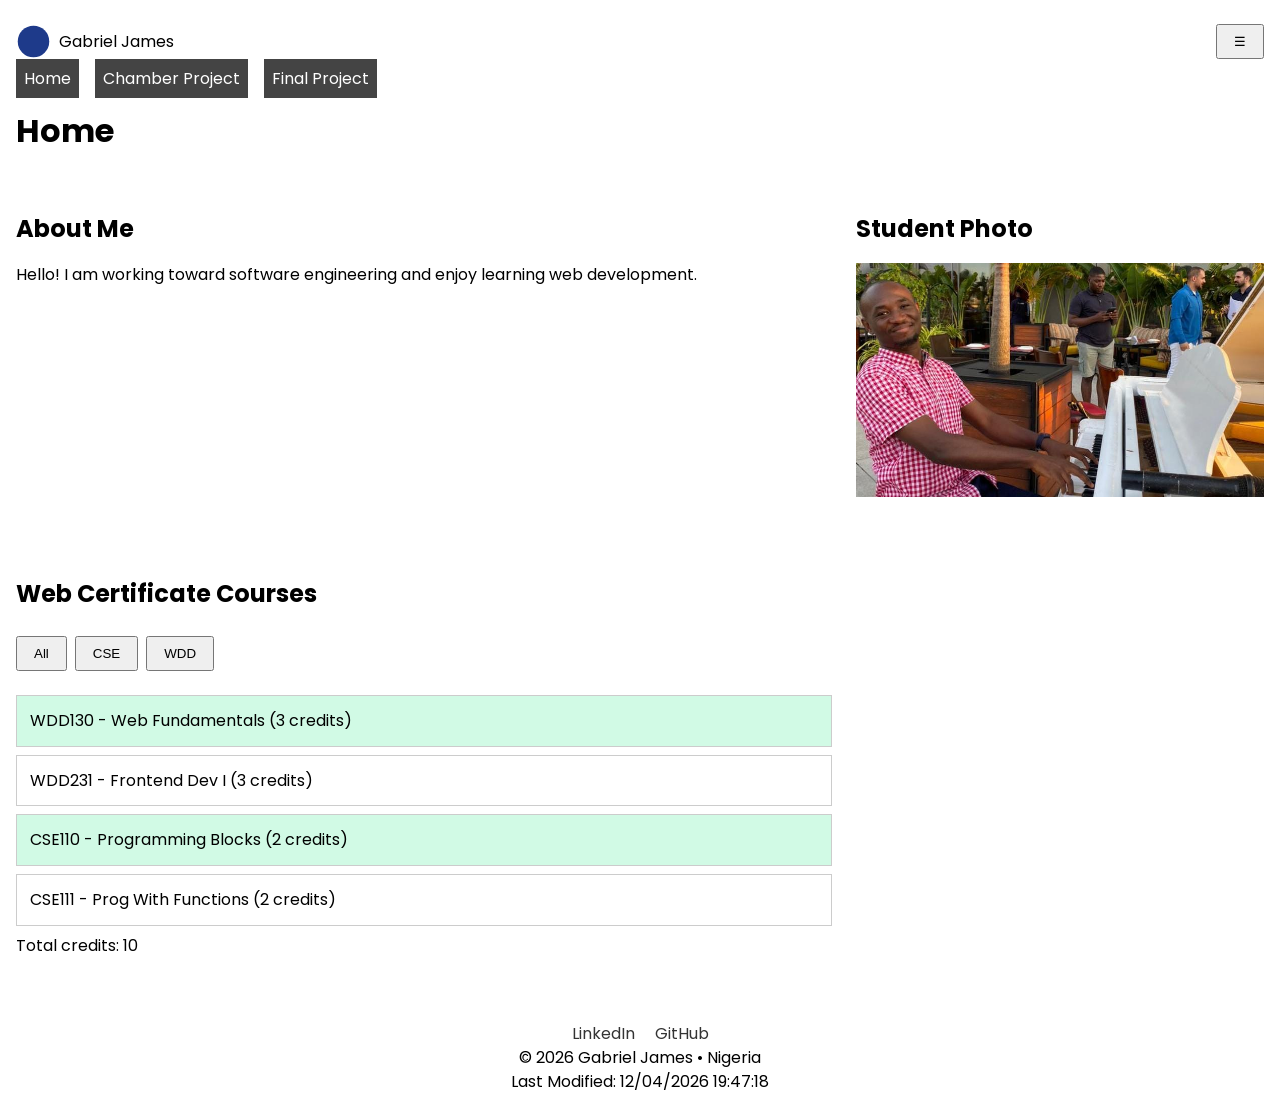
<file: index.html>
<!DOCTYPE html>
<html lang="en">

<head>
    <meta charset="UTF-8">
    <meta name="viewport" content="width=device-width, initial-scale=1.0">
    <meta name="description"
        content="Gabriel James WDD231 course home page featuring responsive design, JavaScript functionality, and web development projects.">
    <meta name="author" content="Gabriel James">
    <title>WDD231 | Home</title>

    <link rel="preconnect" href="https://fonts.googleapis.com">
    <link rel="preconnect" href="https://fonts.gstatic.com" crossorigin>
    <link href="https://fonts.googleapis.com/css2?family=Poppins:wght@400;600;700&display=swap" rel="stylesheet">
    <link rel="stylesheet" href="styles/small.css">
    <link rel="stylesheet" href="styles/larger.css">

    <script src="scripts/navigation.js" defer></script>
    <script src="scripts/date.js" defer></script>
    <script src="scripts/course.js" defer></script>
</head>

<body>

    <header class="top-header">
        <div class="logo">
            <svg width="35" height="35" viewBox="0 0 100 100">
                <circle cx="50" cy="50" r="45" fill="#1e3a8a" />
            </svg>
            <span>Gabriel James</span>
        </div>

        <button id="menuBtn" aria-label="Toggle Navigation">&#9776;</button>
    </header>

    <nav>
        <ul id="navMenu">
            <li><a href="#">Home</a></li>
            <li><a href="#">Chamber Project</a></li>
            <li><a href="#">Final Project</a></li>
        </ul>
    </nav>

    <main>

        <h1>Home</h1>

        <section class="about">
            <h2>About Me</h2>
            <p>Hello! I am working toward software engineering and enjoy learning web development.</p>
        </section>

        <section class="photo">
            <h2>Student Photo</h2>
            <img src="images/student-photo.jpeg" alt="Student Photo">
        </section>

        <section class="courses-section">
            <h2>Web Certificate Courses</h2>

            <div class="btn-group">
                <button id="allBtn">All</button>
                <button id="cseBtn">CSE</button>
                <button id="wddBtn">WDD</button>
            </div>

            <div id="courses"></div>

            <p id="totalCredits"></p>
        </section>

    </main>

    <footer>

        <div class="social">
            <a href="https://linkedin.com/in/yourusername" target="_blank">LinkedIn</a>
            <a href="https://github.com/yourusername" target="_blank">GitHub</a>
        </div>

        <p>&copy; <span id="year"></span> Gabriel James • Nigeria</p>
        <p id="lastModified"></p>

    </footer>

</body>

</html>
</file>
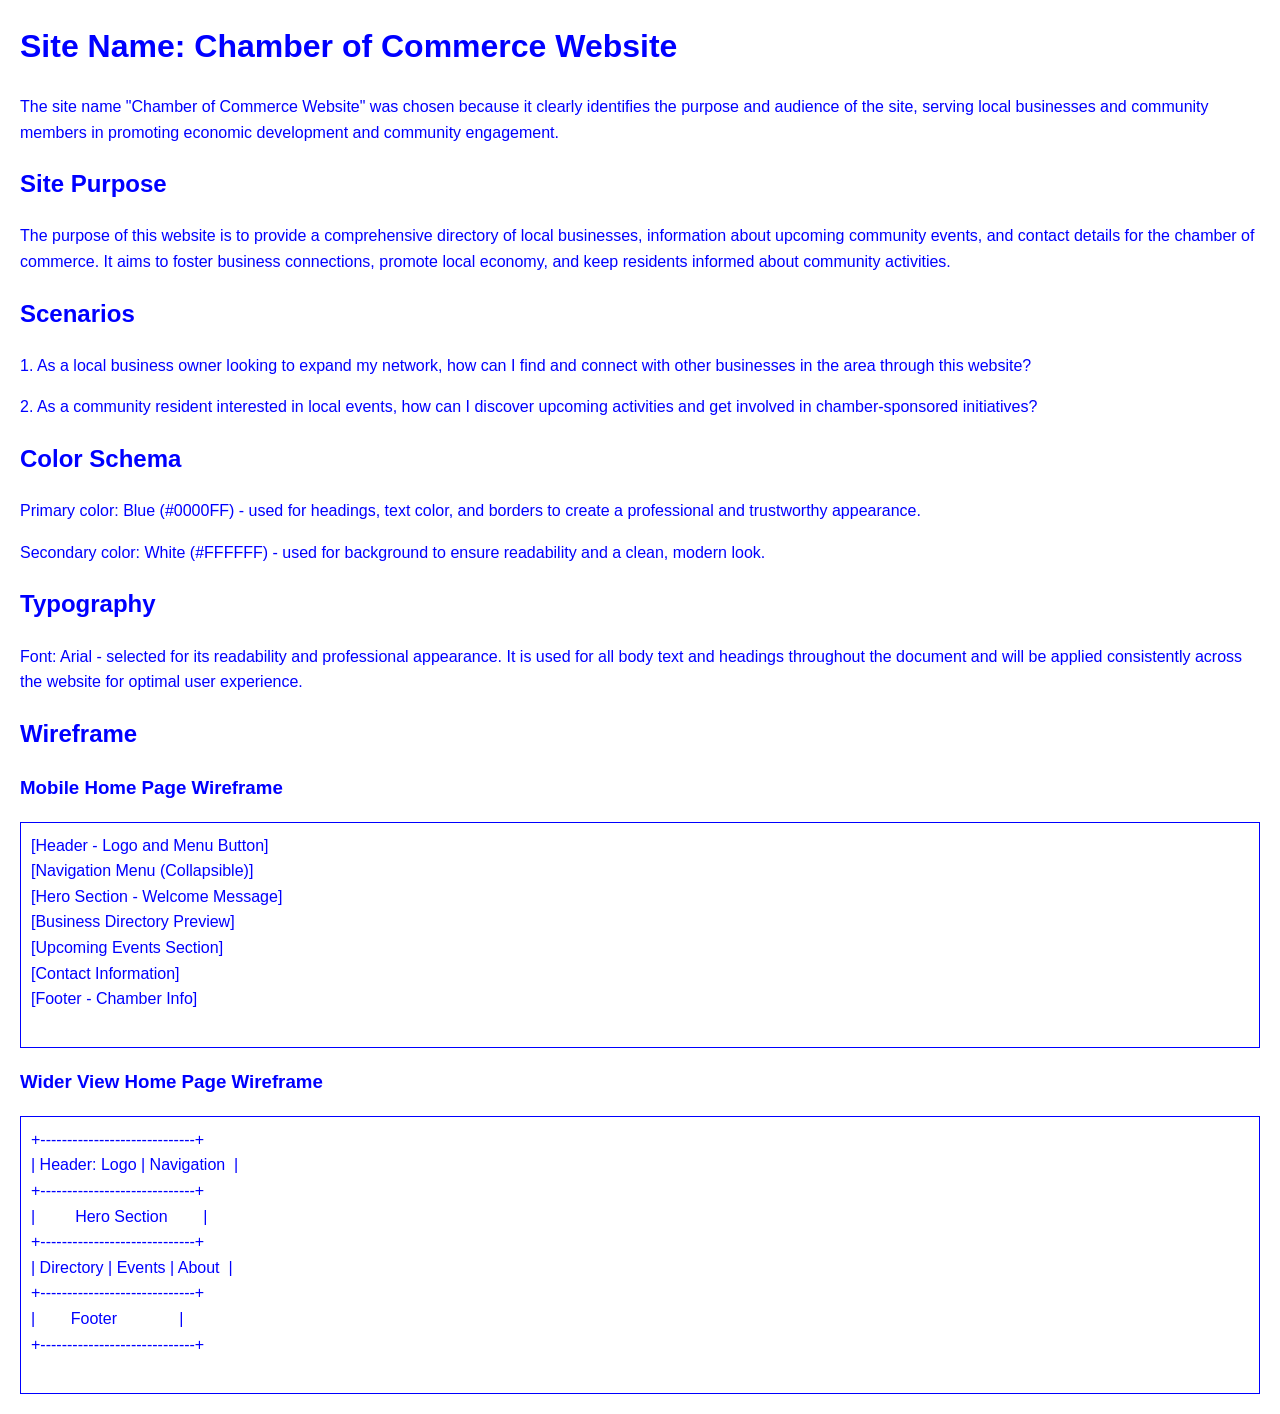
<file: chamber/site-plan.html>
<!DOCTYPE html>
<html lang="en">
<head>
    <meta charset="UTF-8">
    <meta name="viewport" content="width=device-width, initial-scale=1.0">
    <title>Chamber of Commerce Site Plan</title>
    <style>
        body {
            font-family: Arial, sans-serif;
            background-color: #FFFFFF;
            color: #0000FF;
            margin: 20px;
            line-height: 1.6;
        }
        h1, h2 {
            color: #0000FF;
        }
        pre {
            background-color: #FFFFFF;
            border: 1px solid #0000FF;
            padding: 10px;
            font-family: Arial, sans-serif;
        }
    </style>
</head>
<body>
    <h1>Site Name: Chamber of Commerce Website</h1>
    <p>The site name "Chamber of Commerce Website" was chosen because it clearly identifies the purpose and audience of the site, serving local businesses and community members in promoting economic development and community engagement.</p>

    <h2>Site Purpose</h2>
    <p>The purpose of this website is to provide a comprehensive directory of local businesses, information about upcoming community events, and contact details for the chamber of commerce. It aims to foster business connections, promote local economy, and keep residents informed about community activities.</p>

    <h2>Scenarios</h2>
    <p>1. As a local business owner looking to expand my network, how can I find and connect with other businesses in the area through this website?</p>
    <p>2. As a community resident interested in local events, how can I discover upcoming activities and get involved in chamber-sponsored initiatives?</p>

    <h2>Color Schema</h2>
    <p>Primary color: Blue (#0000FF) - used for headings, text color, and borders to create a professional and trustworthy appearance.</p>
    <p>Secondary color: White (#FFFFFF) - used for background to ensure readability and a clean, modern look.</p>

    <h2>Typography</h2>
    <p>Font: Arial - selected for its readability and professional appearance. It is used for all body text and headings throughout the document and will be applied consistently across the website for optimal user experience.</p>

    <h2>Wireframe</h2>
    <h3>Mobile Home Page Wireframe</h3>
    <pre>
[Header - Logo and Menu Button]
[Navigation Menu (Collapsible)]
[Hero Section - Welcome Message]
[Business Directory Preview]
[Upcoming Events Section]
[Contact Information]
[Footer - Chamber Info]
    </pre>

    <h3>Wider View Home Page Wireframe</h3>
    <pre>
+-----------------------------+
| Header: Logo | Navigation  |
+-----------------------------+
|         Hero Section        |
+-----------------------------+
| Directory | Events | About  |
+-----------------------------+
|        Footer              |
+-----------------------------+
    </pre>
</body>
</html>
</file>
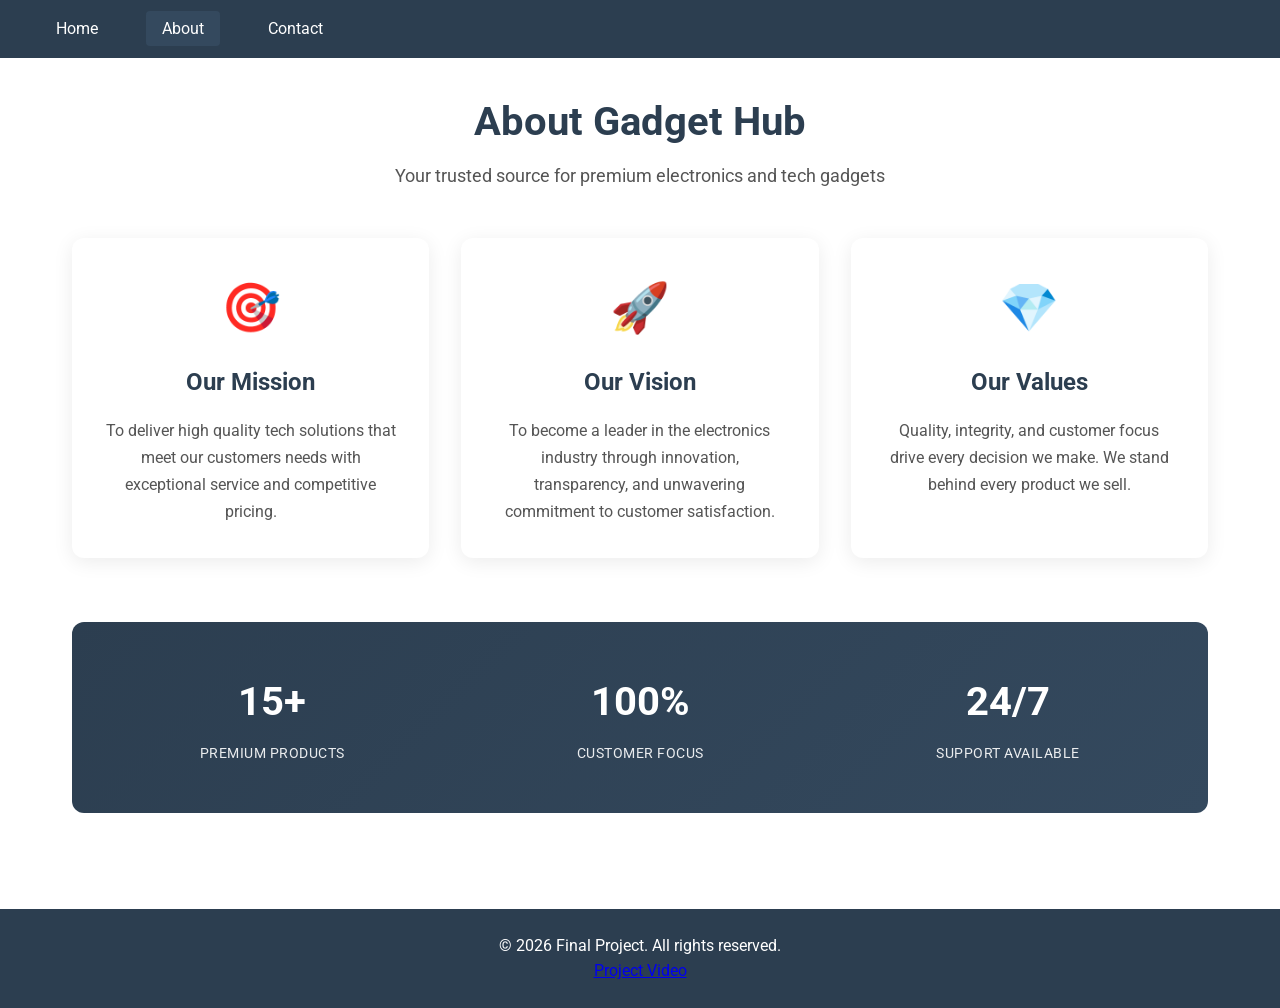
<file: finalproject/about.html>
<!DOCTYPE html>
<html lang="en">
<head>
    <meta charset="UTF-8">
    <meta name="viewport" content="width=device-width, initial-scale=1.0">
    <title>About - Final Project</title>
    <meta name="description" content="About Gadget Hub - Learn about our mission, vision, and values as your trusted source for premium electronics.">
    <meta name="author" content="Student Name">
    <link rel="icon" href="images/favicon.ico" type="image/x-icon">
    <meta property="og:title" content="About - Gadget Hub">
    <meta property="og:description" content="Learn about Gadget Hub's mission, vision, and values as your trusted source for premium electronics.">
    <meta property="og:image" content="https://gabbyjay20.github.io/wdd231/finalproject/images/hero.jpg">
    <meta property="og:url" content="https://gabbyjay20.github.io/wdd231/finalproject/about.html">
    <link rel="preconnect" href="https://fonts.googleapis.com">
    <link rel="preconnect" href="https://fonts.gstatic.com" crossorigin>
    <link href="https://fonts.googleapis.com/css2?family=Roboto:wght@400;500;700&display=swap" rel="stylesheet">
    <link rel="stylesheet" href="styles/small.css">
    <link rel="stylesheet" href="styles/larger.css">
</head>
<body>
    <header>
        <nav>
            <div class="hamburger" id="hamburger">
                <span></span>
                <span></span>
                <span></span>
            </div>
            <ul class="nav-links" id="navLinks">
                <li><a href="index.html">Home</a></li>
                <li><a href="about.html" class="active">About</a></li>
                <li><a href="contact.html">Contact</a></li>
            </ul>
        </nav>
    </header>

    <main>
        <section class="about-section">
            <h1>About Gadget Hub</h1>
            <p class="about-subtitle">Your trusted source for premium electronics and tech gadgets</p>
            
            <div class="about-grid">
                <div class="about-card">
                    <div class="about-icon">🎯</div>
                    <h2>Our Mission</h2>
                    <p>To deliver high quality tech solutions that meet our customers needs with exceptional service and competitive pricing.</p>
                </div>
                
                <div class="about-card">
                    <div class="about-icon">🚀</div>
                    <h2>Our Vision</h2>
                    <p>To become a leader in the electronics industry through innovation, transparency, and unwavering commitment to customer satisfaction.</p>
                </div>
                
                <div class="about-card">
                    <div class="about-icon">💎</div>
                    <h2>Our Values</h2>
                    <p>Quality, integrity, and customer focus drive every decision we make. We stand behind every product we sell.</p>
                </div>
            </div>

            <div class="about-stats">
                <div class="stat-item">
                    <div class="stat-number">15+</div>
                    <div class="stat-label">Premium Products</div>
                </div>
                <div class="stat-item">
                    <div class="stat-number">100%</div>
                    <div class="stat-label">Customer Focus</div>
                </div>
                <div class="stat-item">
                    <div class="stat-number">24/7</div>
                    <div class="stat-label">Support Available</div>
                </div>
            </div>
        </section>
    </main>

    <footer>
        <p>&copy; 2026 Final Project. All rights reserved.</p>
        <p><a href="https://youtu.be/CjObSIuIfY4" target="_blank" rel="noopener noreferrer">Project Video</a></p>
    </footer>

    <script src="scripts/data.js" defer></script>
    <script src="scripts/modal.js" defer></script>
    <script src="scripts/main.js" defer></script>
</body>
</html>
</file>
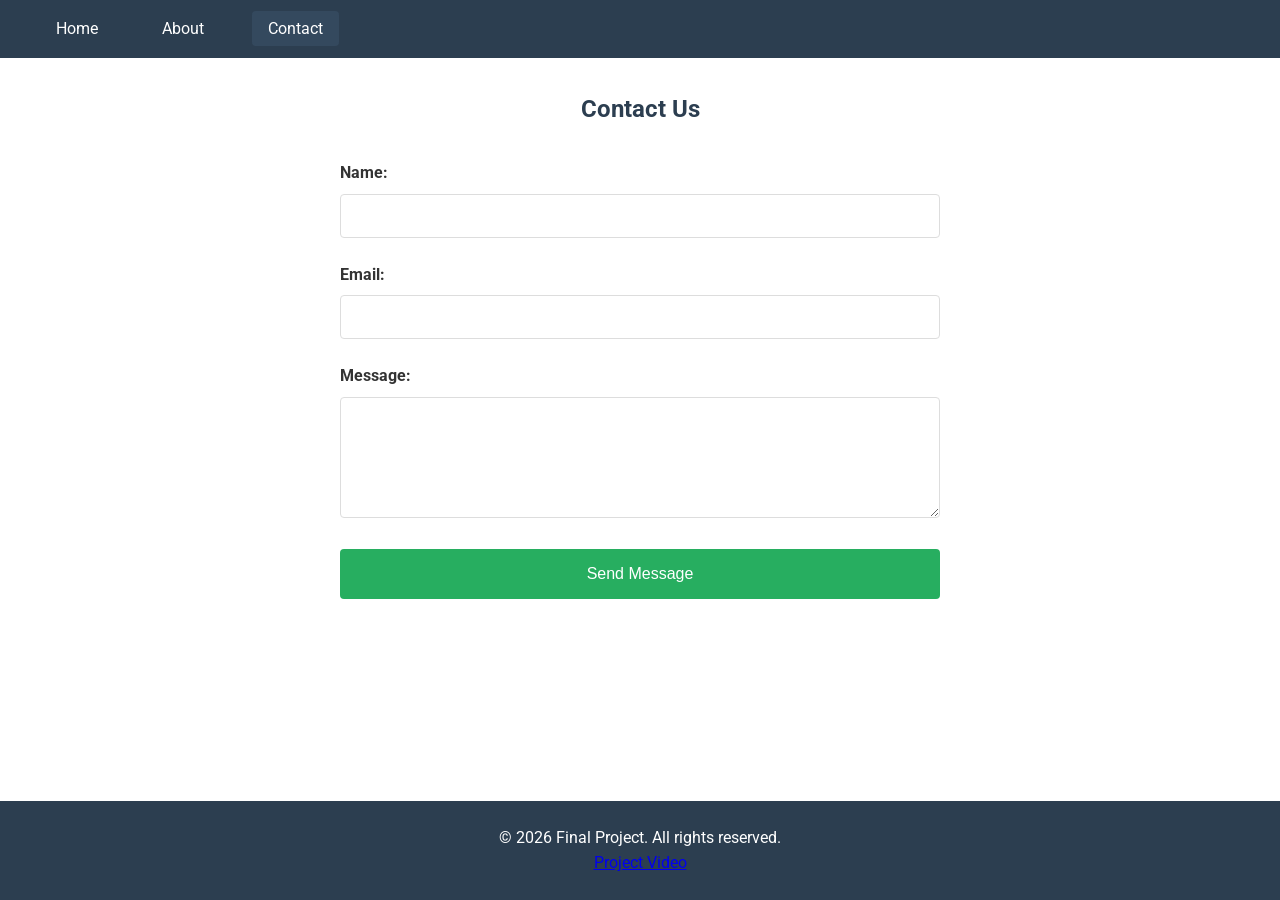
<file: finalproject/contact.html>
<!DOCTYPE html>
<html lang="en">
<head>
    <meta charset="UTF-8">
    <meta name="viewport" content="width=device-width, initial-scale=1.0">
    <title>Contact - Final Project</title>
    <meta name="description" content="Contact Gadget Hub - Get in touch with us for any questions, support, or feedback about our electronics products.">
    <meta name="author" content="Student Name">
    <link rel="icon" href="images/favicon.ico" type="image/x-icon">
    <meta property="og:title" content="Contact - Gadget Hub">
    <meta property="og:description" content="Contact Gadget Hub for questions, support, or feedback about our premium electronics products.">
    <meta property="og:image" content="https://gabbyjay20.github.io/wdd231/finalproject/images/hero.jpg">
    <meta property="og:url" content="https://gabbyjay20.github.io/wdd231/finalproject/contact.html">
    <link rel="preconnect" href="https://fonts.googleapis.com">
    <link rel="preconnect" href="https://fonts.gstatic.com" crossorigin>
    <link href="https://fonts.googleapis.com/css2?family=Roboto:wght@400;500;700&display=swap" rel="stylesheet">
    <link rel="stylesheet" href="styles/small.css">
    <link rel="stylesheet" href="styles/larger.css">
</head>
<body>
    <header>
        <nav>
            <div class="hamburger" id="hamburger">
                <span></span>
                <span></span>
                <span></span>
            </div>
            <ul class="nav-links" id="navLinks">
                <li><a href="index.html">Home</a></li>
                <li><a href="about.html">About</a></li>
                <li><a href="contact.html" class="active">Contact</a></li>
            </ul>
        </nav>
    </header>

    <main>
        <section class="contact-section">
            <h1>Contact Us</h1>
            
            <form id="contactForm" action="thankyou.html" method="GET">
                <div class="form-group">
                    <label for="name">Name:</label>
                    <input type="text" id="name" name="name" required>
                </div>
                
                <div class="form-group">
                    <label for="email">Email:</label>
                    <input type="email" id="email" name="email" required>
                </div>
                
                <div class="form-group">
                    <label for="message">Message:</label>
                    <textarea id="message" name="message" rows="5" required></textarea>
                </div>
                
                <button type="submit" class="submit-btn">Send Message</button>
            </form>
        </section>
    </main>

    <footer>
        <p>&copy; 2026 Final Project. All rights reserved.</p>
        <p><a href="https://youtu.be/CjObSIuIfY4" target="_blank" rel="noopener noreferrer">Project Video</a></p>
    </footer>

    <script src="scripts/data.js" defer></script>
    <script src="scripts/modal.js" defer></script>
    <script src="scripts/main.js" defer></script>
</body>
</html>
</file>
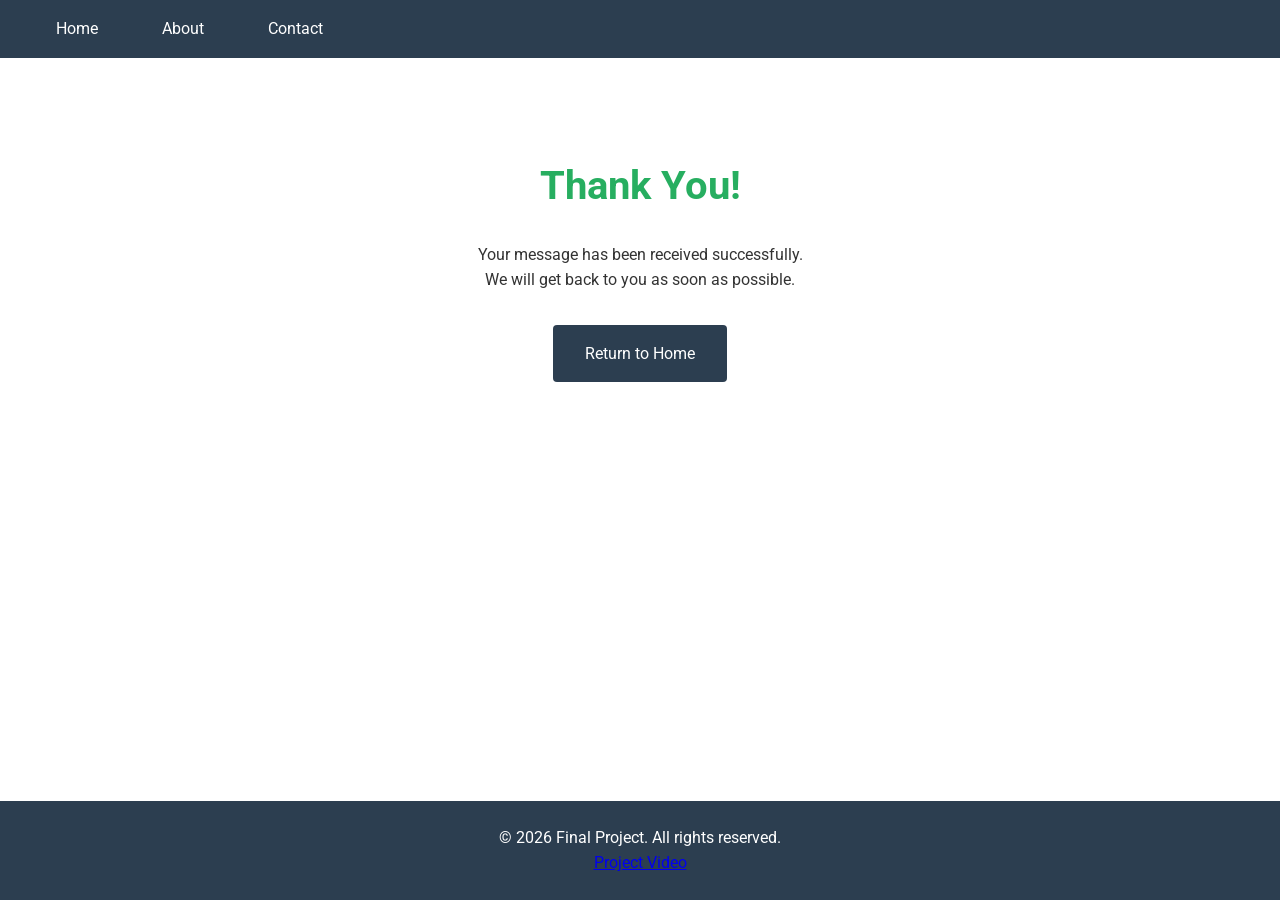
<file: finalproject/thankyou.html>
<!DOCTYPE html>
<html lang="en">
<head>
    <meta charset="UTF-8">
    <meta name="viewport" content="width=device-width, initial-scale=1.0">
    <title>Thank You - Final Project</title>
    <meta name="description" content="Thank you for contacting Gadget Hub. Your message has been received successfully.">
    <meta name="author" content="Student Name">
    <link rel="icon" href="images/favicon.ico" type="image/x-icon">
    <link rel="preconnect" href="https://fonts.googleapis.com">
    <link rel="preconnect" href="https://fonts.gstatic.com" crossorigin>
    <link href="https://fonts.googleapis.com/css2?family=Roboto:wght@400;500;700&display=swap" rel="stylesheet">
    <link rel="stylesheet" href="styles/small.css">
    <link rel="stylesheet" href="styles/larger.css">
</head>
<body>
    <header>
        <nav>
            <div class="hamburger" id="hamburger">
                <span></span>
                <span></span>
                <span></span>
            </div>
            <ul class="nav-links" id="navLinks">
                <li><a href="index.html">Home</a></li>
                <li><a href="about.html">About</a></li>
                <li><a href="contact.html">Contact</a></li>
            </ul>
        </nav>
    </header>

    <main>
        <section class="thankyou-section">
            <h1>Thank You!</h1>
            <p>Your message has been received successfully.</p>
            <p>We will get back to you as soon as possible.</p>
            <a href="index.html" class="home-btn">Return to Home</a>
        </section>
    </main>

    <footer>
        <p>&copy; 2026 Final Project. All rights reserved.</p>
        <p><a href="https://youtu.be/CjObSIuIfY4" target="_blank" rel="noopener noreferrer">Project Video</a></p>
    </footer>

    <script src="scripts/data.js" defer></script>
    <script src="scripts/modal.js" defer></script>
    <script src="scripts/main.js" defer></script>
</body>
</html>
</file>
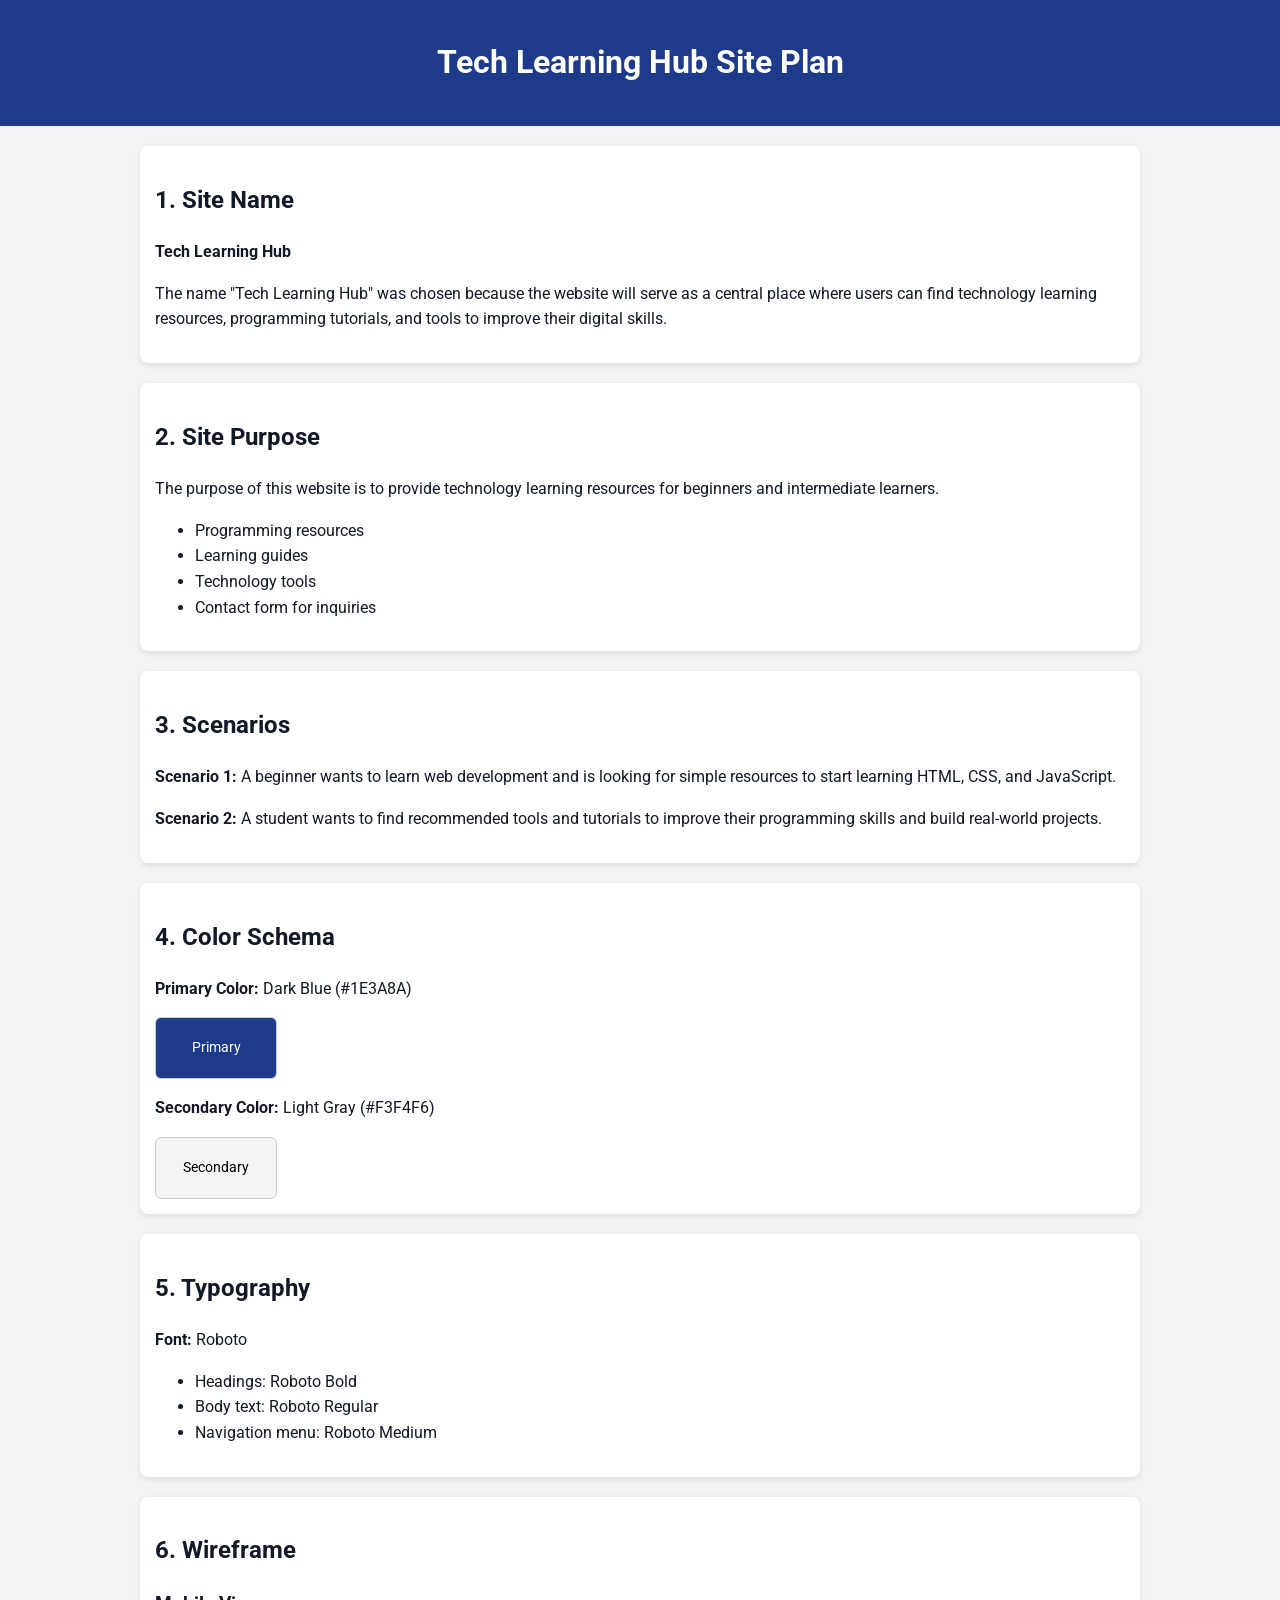
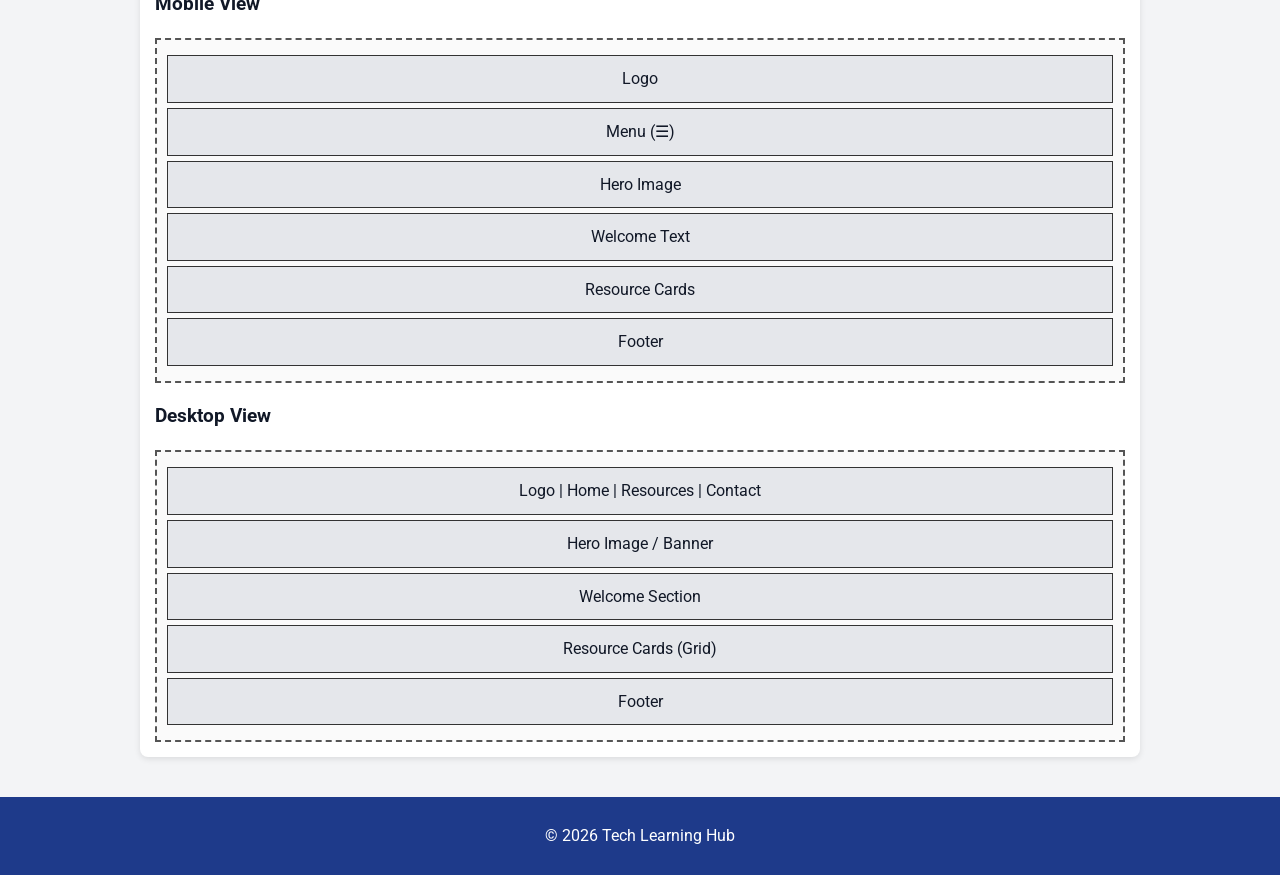
<file: siteplan/siteplan.html>
<!-- ======================= siteplan.html ======================= -->
<!DOCTYPE html>
<html lang="en">
<head>
    <meta charset="UTF-8">
    <meta name="viewport" content="width=device-width, initial-scale=1.0">
    <title>Tech Learning Hub Site Plan</title>

    <!-- Link to external CSS -->
    <link rel="stylesheet" href="styles.css">

    <!-- Google Font -->
    <link href="https://fonts.googleapis.com/css2?family=Roboto:wght@400;500;700&display=swap" rel="stylesheet">
</head>

<body>

<header>
    <h1>Tech Learning Hub Site Plan</h1>
</header>

<main>

<section>
    <h2>1. Site Name</h2>
    <p><strong>Tech Learning Hub</strong></p>
    <p>The name "Tech Learning Hub" was chosen because the website will serve as a central place where users can find technology learning resources, programming tutorials, and tools to improve their digital skills.</p>
</section>

<section>
    <h2>2. Site Purpose</h2>
    <p>The purpose of this website is to provide technology learning resources for beginners and intermediate learners.</p>
    <ul>
        <li>Programming resources</li>
        <li>Learning guides</li>
        <li>Technology tools</li>
        <li>Contact form for inquiries</li>
    </ul>
</section>

<section>
    <h2>3. Scenarios</h2>
    <p><strong>Scenario 1:</strong> A beginner wants to learn web development and is looking for simple resources to start learning HTML, CSS, and JavaScript.</p>
    <p><strong>Scenario 2:</strong> A student wants to find recommended tools and tutorials to improve their programming skills and build real-world projects.</p>
</section>

<section>
    <h2>4. Color Schema</h2>
    <p><strong>Primary Color:</strong> Dark Blue (#1E3A8A)</p>
    <div class="color-box primary">Primary</div>

    <p><strong>Secondary Color:</strong> Light Gray (#F3F4F6)</p>
    <div class="color-box secondary">Secondary</div>
</section>

<section>
    <h2>5. Typography</h2>
    <p><strong>Font:</strong> Roboto</p>
    <ul>
        <li>Headings: Roboto Bold</li>
        <li>Body text: Roboto Regular</li>
        <li>Navigation menu: Roboto Medium</li>
    </ul>
</section>

<section>
    <h2>6. Wireframe</h2>

    <h3>Mobile View</h3>
    <div class="wireframe">
        <div class="box">Logo</div>
        <div class="box">Menu (☰)</div>
        <div class="box">Hero Image</div>
        <div class="box">Welcome Text</div>
        <div class="box">Resource Cards</div>
        <div class="box">Footer</div>
    </div>

    <h3>Desktop View</h3>
    <div class="wireframe">
        <div class="box">Logo | Home | Resources | Contact</div>
        <div class="box">Hero Image / Banner</div>
        <div class="box">Welcome Section</div>
        <div class="box">Resource Cards (Grid)</div>
        <div class="box">Footer</div>
    </div>
</section>

</main>

<footer>
    <p>&copy; 2026 Tech Learning Hub</p>
</footer>

<!-- Link to external JavaScript -->
<script src="script.js"></script>

</body>
</html>
</file>
<file: styles/small.css>
* {
    margin: 0;
    padding: 0;
    box-sizing: border-box;
}

body {
    font-family: 'Poppins', Arial, sans-serif;
    padding: 1rem;
    line-height: 1.5;
}

.top-header {
    display: flex;
    justify-content: space-between;
    align-items: center;
}

.logo {
    display: flex;
    align-items: center;
    gap: 8px;
}

nav ul {
    list-style: none;
    display: none;
    flex-direction: column;
    gap: 0.5rem;
}

nav ul.open {
    display: flex;
}

nav a {
    text-decoration: none;
    padding: 0.5rem;
    background: #444;
    color: white;
}

button {
    cursor: pointer;
    padding: 0.5rem 1rem;
    margin: 0.5rem 0;
}

h1,
h2 {
    margin: 1rem 0;
}

.about,
.photo,
.courses-section {
    margin-bottom: 2rem;
}

.photo img {
    width: 100%;
    height: auto;
}

.btn-group {
    display: flex;
    gap: 0.5rem;
    margin: 1rem 0;
}

.course-card {
    border: 1px solid #ccc;
    padding: 0.8rem;
    margin-bottom: 0.5rem;
}

.completed {
    background: #d1fae5;
}

footer {
    text-align: center;
    margin-top: 2rem;
}

footer .social a {
    margin: 0 0.5rem;
    text-decoration: none;
    color: #333;
}
</file>
<file: styles/larger.css>
@media (min-width: 768px) {

    nav ul {
        display: flex !important;
        flex-direction: row;
        gap: 1rem;
    }

    main {
        display: grid;
        grid-template-columns: 2fr 1fr;
        gap: 1.5rem;
    }

    .photo {
        grid-column: 2 / 3;
    }

    .about,
    .courses-section {
        grid-column: 1 / 2;
    }

    .btn-group {
        justify-content: start;
    }
}
</file>
<file: finalproject/styles/small.css>
* {
    margin: 0;
    padding: 0;
    box-sizing: border-box;
}

html, body {
    overflow-x: hidden;
    width: 100%;
}

body {
    font-family: 'Roboto', 'Segoe UI', Tahoma, Geneva, Verdana, sans-serif;
    line-height: 1.6;
    color: #333;
    min-height: 100vh;
    display: flex;
    flex-direction: column;
}

:root {
    --primary: #2c3e50;
    --primary-light: #34495e;
    --secondary: #27ae60;
    --secondary-dark: #219a52;
    --light: #f8f9fa;
    --dark: #333;
    --border: #ddd;
    --shadow: 0 2px 15px rgba(0,0,0,0.1);
}

header {
    background-color: var(--primary);
    color: white;
    padding: 1rem;
    position: sticky;
    top: 0;
    z-index: 100;
}

nav {
    display: flex;
    justify-content: space-between;
    align-items: center;
    max-width: 1200px;
    margin: 0 auto;
}

nav ul {
    list-style: none;
    display: flex;
    flex-direction: column;
    justify-content: center;
    gap: 3rem;
    position: fixed;
    top: 0;
    right: -100%;
    width: 100%;
    height: 100vh;
    background-color: var(--primary);
    align-items: center;
    transition: 0.3s ease-in;
}

nav a {
    color: white;
    text-decoration: none;
    padding: 0.5rem 1rem;
    border-radius: 4px;
    transition: background-color 0.3s;
    font-size: 1.25rem;
}

nav a:hover, nav a.active {
    background-color: var(--primary-light);
}

.hamburger {
    display: flex;
    flex-direction: column;
    cursor: pointer;
    padding: 0.5rem;
    z-index: 101;
}

.hamburger span {
    width: 25px;
    height: 3px;
    background-color: white;
    margin: 3px 0;
    transition: 0.3s;
    border-radius: 2px;
}

.hamburger.active span:nth-child(1) {
    transform: rotate(-45deg) translate(-5px, 6px);
}

.hamburger.active span:nth-child(2) {
    opacity: 0;
}

.hamburger.active span:nth-child(3) {
    transform: rotate(45deg) translate(-5px, -6px);
}

.nav-links.active {
    right: 0;
}

main {
    flex: 1;
    padding: 1.5rem 1rem;
    max-width: 1200px;
    margin: 0 auto;
    width: 100%;
}

.hero {
    text-align: center;
    padding: 3rem 0;
    margin-bottom: 2rem;
}

.hero h1 {
    font-size: 2rem;
    margin-bottom: 1rem;
    color: var(--primary);
}

.items-container {
    display: grid;
    grid-template-columns: 1fr;
    gap: 1.5rem;
    margin-top: 2rem;
}

.item-card {
    border: 1px solid var(--border);
    border-radius: 8px;
    padding: 1.5rem;
    transition: transform 0.3s, box-shadow 0.3s;
    cursor: pointer;
}

.item-card:hover {
    transform: translateY(-5px);
    box-shadow: 0 10px 20px rgba(0,0,0,0.1);
}

.item-card h3 {
    color: var(--primary);
    margin-bottom: 0.5rem;
}

.item-image {
    width: 100%;
    height: 200px;
    object-fit: cover;
    border-radius: 4px;
    margin-bottom: 1rem;
    background-color: #f0f0f0;
}

.item-card .category {
    font-size: 0.875rem;
    color: #7f8c8d;
    text-transform: uppercase;
    letter-spacing: 0.5px;
    margin-bottom: 0.5rem;
}

.item-card .price {
    font-size: 1.25rem;
    font-weight: bold;
    color: var(--secondary);
    margin: 0.5rem 0;
}

.about-section {
    text-align: center;
}

.about-section h1 {
    color: var(--primary);
    margin-bottom: 0.5rem;
    font-size: 2rem;
}

.about-subtitle {
    color: #555;
    font-size: 1.1rem;
    margin-bottom: 3rem;
}

.about-grid {
    display: grid;
    grid-template-columns: 1fr;
    gap: 2rem;
    margin: 3rem 0;
}

.about-card {
    background: white;
    border-radius: 12px;
    padding: 2rem;
    box-shadow: 0 4px 20px rgba(0,0,0,0.08);
    transition: transform 0.3s, box-shadow 0.3s;
}

.about-card:hover {
    transform: translateY(-5px);
    box-shadow: 0 8px 30px rgba(0,0,0,0.12);
}

.about-icon {
    font-size: 3rem;
    margin-bottom: 1rem;
}

.about-card h2 {
    color: var(--primary);
    margin-bottom: 1rem;
    font-size: 1.5rem;
}

.about-card p {
    color: #555;
    line-height: 1.7;
}

.about-stats {
    display: grid;
    grid-template-columns: 1fr;
    gap: 2rem;
    margin: 4rem 0;
    padding: 3rem 2rem;
    background: linear-gradient(135deg, var(--primary) 0%, var(--primary-light) 100%);
    border-radius: 12px;
    color: white;
}

.stat-item {
    text-align: center;
}

.stat-number {
    font-size: 2.5rem;
    font-weight: bold;
    margin-bottom: 0.5rem;
}

.stat-label {
    font-size: 0.9rem;
    opacity: 0.9;
    text-transform: uppercase;
    letter-spacing: 0.5px;
}

.contact-section h1 {
    color: var(--primary);
    margin-bottom: 2rem;
    text-align: center;
}

#contactForm {
    max-width: 600px;
    margin: 0 auto;
}

.form-group {
    margin-bottom: 1.5rem;
}

.form-group label {
    display: block;
    margin-bottom: 0.5rem;
    font-weight: bold;
}

.form-group input,
.form-group textarea {
    width: 100%;
    padding: 0.75rem;
    border: 1px solid var(--border);
    border-radius: 4px;
    font-size: 1rem;
}

.submit-btn {
    background-color: var(--secondary);
    color: white;
    border: none;
    padding: 1rem 2rem;
    border-radius: 4px;
    font-size: 1rem;
    cursor: pointer;
    width: 100%;
    transition: background-color 0.3s;
}

.submit-btn:hover {
    background-color: var(--secondary-dark);
}

.thankyou-section {
    text-align: center;
    padding: 4rem 2rem;
}

.thankyou-section h1 {
    color: var(--secondary);
    margin-bottom: 1.5rem;
    font-size: 2.5rem;
}

.home-btn {
    display: inline-block;
    margin-top: 2rem;
    background-color: var(--primary);
    color: white;
    padding: 1rem 2rem;
    border-radius: 4px;
    text-decoration: none;
    transition: background-color 0.3s;
}

.home-btn:hover {
    background-color: var(--primary-light);
}

.modal {
    display: none;
    position: fixed;
    top: 0;
    left: 0;
    width: 100%;
    height: 100%;
    background-color: rgba(0,0,0,0.5);
    z-index: 1000;
    justify-content: center;
    align-items: center;
}

.modal.active {
    display: flex;
}

.modal-content {
    background-color: white;
    padding: 2rem;
    border-radius: 8px;
    max-width: 500px;
    width: 90%;
    position: relative;
}

.modal-close {
    position: absolute;
    top: 1rem;
    right: 1rem;
    font-size: 1.5rem;
    cursor: pointer;
    color: #777;
}

.modal-close:hover {
    color: #333;
}

footer {
    background-color: var(--primary);
    color: white;
    text-align: center;
    padding: 1.5rem;
    margin-top: auto;
}

.product-grid {
  display: grid;
  grid-template-columns: 1fr;
  gap: 20px;
  padding: 20px;
}

.card {
  background: #fff;
  border-radius: 12px;
  overflow: hidden;
  box-shadow: 0 4px 10px rgba(0,0,0,0.1);
  transition: transform 0.3s ease;
  text-align: center;
  padding-bottom: 15px;
}

.card:hover {
  transform: translateY(-8px);
}

.card img {
  width: 100%;
  height: 180px;
  object-fit: cover;
}

.card h2 {
  font-size: 1.2rem;
  margin: 10px 0;
}

.price {
  color: #0077ff;
  font-weight: bold;
}

.view-btn {
  margin-top: 10px;
  padding: 8px 15px;
  border: none;
  background: #0077ff;
  color: white;
  border-radius: 6px;
  cursor: pointer;
}

.view-btn:hover {
  background: #005ccc;
}
</file>
<file: finalproject/styles/larger.css>
@media (min-width: 768px) {
    .hamburger {
        display: none;
    }
    
    nav ul {
        position: static;
        height: auto;
        width: auto;
        background-color: transparent;
        flex-direction: row;
        gap: 2rem;
    }
    
    nav a {
        font-size: 1rem;
    }
    
    .hero h1 {
        font-size: 2.5rem;
    }
    
    main {
        padding: 2rem;
    }
    
    .items-container {
        grid-template-columns: repeat(auto-fit, minmax(280px, 1fr));
        gap: 2rem;
    }
    
    .about-section h1 {
        font-size: 2.5rem;
    }
    
    .about-grid {
        grid-template-columns: repeat(auto-fit, minmax(300px, 1fr));
    }
    
    .about-stats {
        grid-template-columns: repeat(auto-fit, minmax(150px, 1fr));
    }
    
    .product-grid {
      grid-template-columns: repeat(auto-fit, minmax(250px, 1fr));
    }
}
</file>
<file: siteplan/styles.css>
/* ======================= styles.css ======================= */
:root {
    --primary-color: #1E3A8A;
    --secondary-color: #F3F4F6;
    --accent-color: #111827;
}

body {
    font-family: 'Roboto', sans-serif;
    margin: 0;
    background-color: var(--secondary-color);
    color: var(--accent-color);
    line-height: 1.6;
}

header {
    background-color: var(--primary-color);
    color: white;
    padding: 1rem;
    text-align: center;
}

main {
    padding: 20px;
    max-width: 1000px;
    margin: auto;
}

section {
    background: white;
    padding: 15px;
    margin-bottom: 20px;
    border-radius: 8px;
    box-shadow: 0 2px 6px rgba(0,0,0,0.1);
}

h1, h2 {
    font-weight: 700;
}

.color-box {
    display: inline-block;
    width: 120px;
    height: 60px;
    margin-right: 10px;
    border-radius: 6px;
    border: 1px solid #ccc;
    text-align: center;
    line-height: 60px;
    font-size: 0.9rem;
}

.primary {
    background-color: var(--primary-color);
    color: white;
}

.secondary {
    background-color: var(--secondary-color);
    color: black;
}

.wireframe {
    border: 2px dashed #555;
    padding: 10px;
    margin-top: 10px;
    background-color: #fafafa;
}

.box {
    border: 1px solid #333;
    padding: 10px;
    margin: 5px 0;
    text-align: center;
    background-color: #e5e7eb;
}

footer {
    background-color: var(--primary-color);
    color: white;
    text-align: center;
    padding: 10px;
}
</file>
